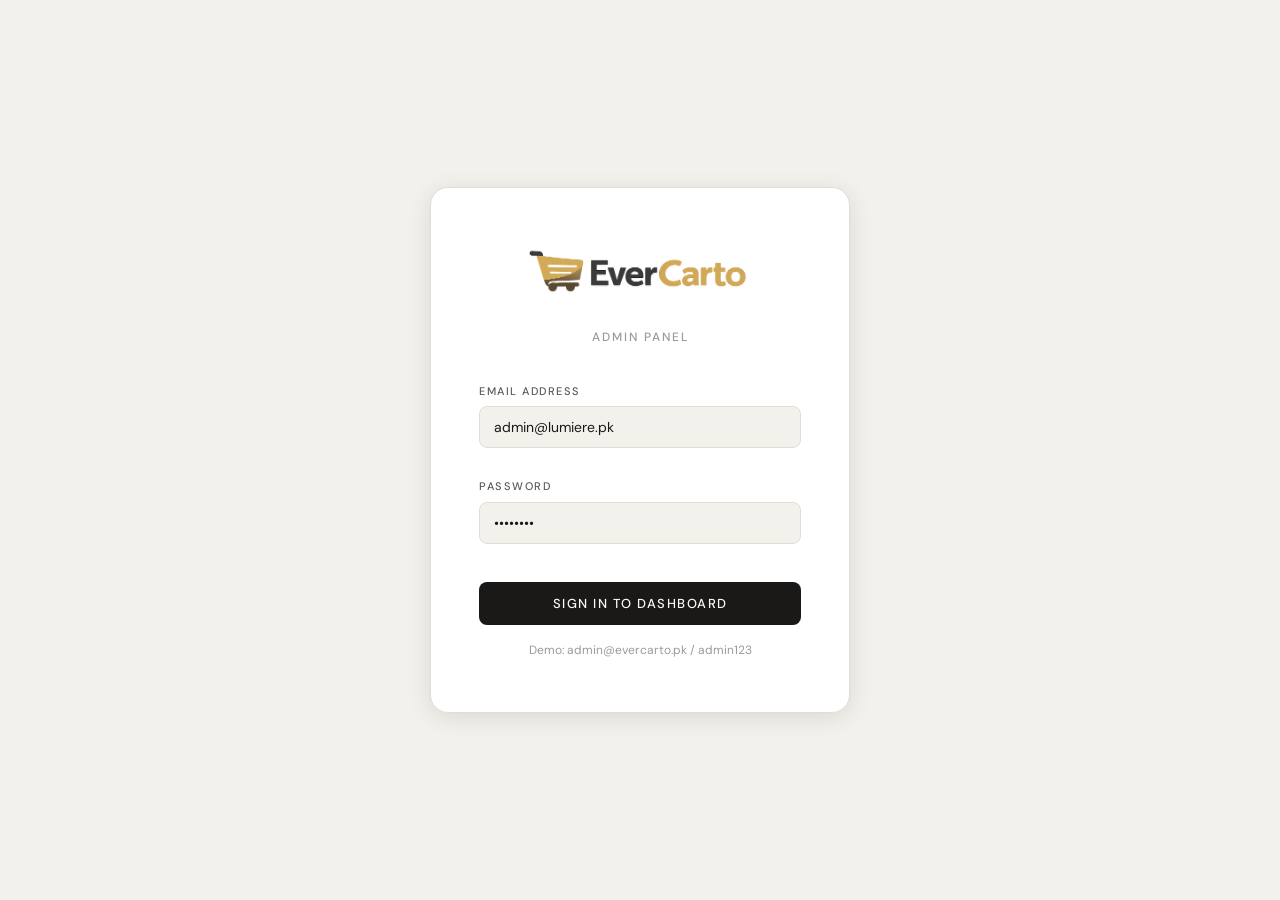
<file: admin.html>
<!DOCTYPE html>
<html lang="en">
<head>
<meta charset="UTF-8"/>
<meta name="viewport" content="width=device-width, initial-scale=1.0"/>
<title>EVERCARTO — Admin Dashboard</title>
<link rel="stylesheet" href="css/admin.css"/>
</head>
<body>

<!-- ── TOAST ── -->
<div class="toast-container" id="toastContainer"></div>

<!-- ══════════════════════════════════
     LOGIN SCREEN
══════════════════════════════════ -->
<div id="loginScreen">
  <div class="login-card">
    <div class="signin-logo">
      <div class="logo" onclick="goPage('home')">
        <img src="assets/logo.png" alt="LUMIÈRE Logo">
      </div>
    </div>
    <div class="login-sub">Admin Panel</div>
    <form class="login-form" onsubmit="handleLogin(event)">
      <div class="form-group">
        <label class="form-label">Email Address</label>
        <input class="form-input" type="email" id="loginEmail" placeholder="admin@evercarto.pk" value="admin@lumiere.pk"/>
      </div>
      <div class="form-group">
        <label class="form-label">Password</label>
        <input class="form-input" type="password" id="loginPass" placeholder="••••••••" value="admin123"/>
      </div>
      <div id="loginErr" style="font-size:12px;color:var(--danger);display:none">Invalid credentials. Use admin@lumiere.pk / admin123</div>
      <button type="submit" class="btn-primary" style="margin-top:8px">Sign In to Dashboard</button>
    </form>
    <p class="login-hint">Demo: admin@evercarto.pk / admin123</p>
  </div>
</div>

<!-- ══════════════════════════════════
     ADMIN SHELL
══════════════════════════════════ -->
<div id="adminShell">
  <div class="admin-layout">

    <!-- SIDEBAR -->
    <aside class="sidebar" id="sidebar">
      <div class="sidebar-header">
        <div class="sidebar-logo" onclick="goPage('home')">
        <img src="assets/logo.png" alt="LUMIÈRE Logo">
      </div>
        <div class="sidebar-role">Admin Dashboard</div>
      </div>
      <nav class="sidebar-nav">
        <div class="nav-section-title">Main</div>
        <div class="nav-item active" onclick="switchSection('dashboard',this)">
          <svg width="18" height="18" fill="none" stroke="currentColor" stroke-width="1.5" viewBox="0 0 24 24"><rect x="3" y="3" width="7" height="7" rx="1"/><rect x="14" y="3" width="7" height="7" rx="1"/><rect x="3" y="14" width="7" height="7" rx="1"/><rect x="14" y="14" width="7" height="7" rx="1"/></svg>
          Dashboard
        </div>
        <div class="nav-item" onclick="switchSection('analytics',this)">
          <svg width="18" height="18" fill="none" stroke="currentColor" stroke-width="1.5" viewBox="0 0 24 24"><polyline points="22 12 18 12 15 21 9 3 6 12 2 12"/></svg>
          Analytics
        </div>

        <div class="nav-section-title">Catalogue</div>
        <div class="nav-item" onclick="switchSection('products',this)">
          <svg width="18" height="18" fill="none" stroke="currentColor" stroke-width="1.5" viewBox="0 0 24 24"><path d="M6 2 3 6v14a2 2 0 0 0 2 2h14a2 2 0 0 0 2-2V6l-3-4z"/><line x1="3" y1="6" x2="21" y2="6"/><path d="M16 10a4 4 0 0 1-8 0"/></svg>
          Products
        </div>
        <div class="nav-item" onclick="switchSection('categories',this)">
          <svg width="18" height="18" fill="none" stroke="currentColor" stroke-width="1.5" viewBox="0 0 24 24"><path d="M4 6h16M4 12h16M4 18h7"/></svg>
          Categories
        </div>
        <div class="nav-item" onclick="switchSection('coupons',this)">
          <svg width="18" height="18" fill="none" stroke="currentColor" stroke-width="1.5" viewBox="0 0 24 24"><path d="M20.59 13.41l-7.17 7.17a2 2 0 0 1-2.83 0L2 12V2h10l8.59 8.59a2 2 0 0 1 0 2.82z"/><circle cx="7" cy="7" r="1.5" fill="currentColor"/></svg>
          Coupons
        </div>

        <div class="nav-section-title">Commerce</div>
        <div class="nav-item" onclick="switchSection('orders',this)">
          <svg width="18" height="18" fill="none" stroke="currentColor" stroke-width="1.5" viewBox="0 0 24 24"><path d="M9 11l3 3L22 4"/><path d="M21 12v7a2 2 0 0 1-2 2H5a2 2 0 0 1-2-2V5a2 2 0 0 1 2-2h11"/></svg>
          Orders
          <span class="nav-badge" id="ordersNavBadge">0</span>
        </div>
        <div class="nav-item" onclick="switchSection('customers',this)">
          <svg width="18" height="18" fill="none" stroke="currentColor" stroke-width="1.5" viewBox="0 0 24 24"><path d="M17 21v-2a4 4 0 0 0-4-4H5a4 4 0 0 0-4 4v2"/><circle cx="9" cy="7" r="4"/><path d="M23 21v-2a4 4 0 0 0-3-3.87"/><path d="M16 3.13a4 4 0 0 1 0 7.75"/></svg>
          Customers
        </div>

        <div class="nav-section-title">System</div>
        <div class="nav-item" onclick="switchSection('settings',this)">
          <svg width="18" height="18" fill="none" stroke="currentColor" stroke-width="1.5" viewBox="0 0 24 24"><circle cx="12" cy="12" r="3"/><path d="M19.4 15a1.65 1.65 0 0 0 .33 1.82l.06.06a2 2 0 1 1-2.83 2.83l-.06-.06a1.65 1.65 0 0 0-1.82-.33 1.65 1.65 0 0 0-1 1.51V21a2 2 0 1 1-4 0v-.09A1.65 1.65 0 0 0 9 19.4a1.65 1.65 0 0 0-1.82.33l-.06.06a2 2 0 1 1-2.83-2.83l.06-.06A1.65 1.65 0 0 0 4.68 15a1.65 1.65 0 0 0-1.51-1H3a2 2 0 1 1 0-4h.09A1.65 1.65 0 0 0 4.6 9a1.65 1.65 0 0 0-.33-1.82l-.06-.06a2 2 0 1 1 2.83-2.83l.06.06A1.65 1.65 0 0 0 9 4.68a1.65 1.65 0 0 0 1-1.51V3a2 2 0 1 1 4 0v.09a1.65 1.65 0 0 0 1 1.51 1.65 1.65 0 0 0 1.82-.33l.06-.06a2 2 0 1 1 2.83 2.83l-.06.06A1.65 1.65 0 0 0 19.4 9a1.65 1.65 0 0 0 1.51 1H21a2 2 0 1 1 0 4h-.09a1.65 1.65 0 0 0-1.51 1z"/></svg>
          Settings
        </div>
      </nav>
      <div class="sidebar-footer">
        <div class="sidebar-user">
          <div class="user-avatar">AD</div>
          <div>
            <div class="user-name">Admin User</div>
            <div class="user-email">admin@evercarto.pk</div>
          </div>
          <button class="logout-btn icon-btn" onclick="handleLogout()" title="Logout">
            <svg width="16" height="16" fill="none" stroke="currentColor" stroke-width="1.5" viewBox="0 0 24 24"><path d="M9 21H5a2 2 0 0 1-2-2V5a2 2 0 0 1 2-2h4"/><polyline points="16 17 21 12 16 7"/><line x1="21" y1="12" x2="9" y2="12"/></svg>
          </button>
        </div>
      </div>
    </aside>

    <!-- MAIN AREA -->
    <main class="admin-main">
      <!-- Header -->
      <header class="admin-header">
        <button class="mobile-menu-btn icon-btn" onclick="toggleSidebar()">
          <svg width="20" height="20" fill="none" stroke="currentColor" stroke-width="2" viewBox="0 0 24 24"><line x1="3" y1="6" x2="21" y2="6"/><line x1="3" y1="12" x2="21" y2="12"/><line x1="3" y1="18" x2="21" y2="18"/></svg>
        </button>
        <h1 class="header-title" id="pageTitle">Dashboard</h1>
        <div class="header-actions">
          <button class="icon-btn" onclick="toggleDarkMode()" id="darkBtn" title="Toggle theme">
            <svg width="16" height="16" fill="none" stroke="currentColor" stroke-width="2" viewBox="0 0 24 24"><path d="M21 12.79A9 9 0 1 1 11.21 3 7 7 0 0 0 21 12.79z"/></svg>
          </button>
          <a href="index.html" target="_blank" class="header-store-btn">
            <svg width="14" height="14" fill="none" stroke="currentColor" stroke-width="2" viewBox="0 0 24 24"><path d="M18 13v6a2 2 0 0 1-2 2H5a2 2 0 0 1-2-2V8a2 2 0 0 1 2-2h6"/><polyline points="15 3 21 3 21 9"/><line x1="10" y1="14" x2="21" y2="3"/></svg>
            View Store
          </a>
        </div>
      </header>

      <!-- Content -->
      <div class="admin-content">

        <!-- ═══════════ DASHBOARD ═══════════ -->
        <div class="section active" id="sec-dashboard">
          <div class="stat-grid" id="dashStats"></div>
          <div class="dash-grid">
            <!-- Revenue Chart -->
            <div class="panel col-span2">
              <div class="panel-header">
                <span class="panel-title">Revenue Overview</span>
                <select class="filter-select" style="font-size:12px;padding:6px 12px" onchange="renderRevenueChart(this.value)" id="revPeriod">
                  <option value="7">Last 7 Days</option>
                  <option value="30" selected>Last 30 Days</option>
                  <option value="90">Last 3 Months</option>
                </select>
              </div>
              <div class="chart-container" id="revenueChart"></div>
            </div>
          </div>
          <div class="dash-grid">
            <!-- Recent Orders -->
            <div class="panel">
              <div class="panel-header">
                <span class="panel-title">Recent Orders</span>
                <button class="btn-outline-sm" onclick="switchSection('orders',null)">View All</button>
              </div>
              <div class="table-wrap">
                <table class="data-table" id="recentOrdersTable"></table>
              </div>
            </div>
            <!-- Top Products + Category Donut -->
            <div style="display:flex;flex-direction:column;gap:20px">
              <div class="panel">
                <div class="panel-header"><span class="panel-title">Top Products</span></div>
                <div id="topProductsList" style="padding:0 24px 16px"></div>
              </div>
              <div class="panel">
                <div class="panel-header"><span class="panel-title">By Category</span></div>
                <div class="donut-wrap" id="categoryDonut"></div>
              </div>
            </div>
          </div>
        </div>

        <!-- ═══════════ ANALYTICS ═══════════ -->
        <div class="section" id="sec-analytics">
          <div class="analytics-kpi" id="analyticsKPI"></div>
          <div class="dash-grid" style="margin-bottom:20px">
            <div class="panel col-span2">
              <div class="panel-header">
                <span class="panel-title">Sales Trend</span>
                <select class="filter-select" style="font-size:12px;padding:6px 12px" onchange="renderSalesTrend(this.value)">
                  <option value="weekly">Weekly</option>
                  <option value="monthly" selected>Monthly</option>
                </select>
              </div>
              <div class="line-chart-wrap" id="salesTrendChart"></div>
            </div>
          </div>
          <div class="dash-grid">
            <div class="panel">
              <div class="panel-header"><span class="panel-title">Category Performance</span></div>
              <div class="chart-container" id="catPerfChart"></div>
            </div>
            <div class="panel">
              <div class="panel-header"><span class="panel-title">Order Status Breakdown</span></div>
              <div class="donut-wrap" id="orderStatusDonut"></div>
            </div>
          </div>
        </div>

        <!-- ═══════════ PRODUCTS ═══════════ -->
        <div class="section" id="sec-products">
          <div class="toolbar">
            <div class="search-wrap">
              <svg width="14" height="14" viewBox="0 0 24 24" fill="none" stroke="currentColor" stroke-width="2"><circle cx="11" cy="11" r="8"/><line x1="21" y1="21" x2="16.65" y2="16.65"/></svg>
              <input class="search-input" id="prodSearch" placeholder="Search products…" oninput="renderProductsTable()"/>
            </div>
            <select class="filter-select" id="prodCatFilter" onchange="renderProductsTable()">
              <option value="">All Categories</option>
            </select>
            <select class="filter-select" id="prodStockFilter" onchange="renderProductsTable()">
              <option value="">All Stock</option>
              <option value="in">In Stock</option>
              <option value="out">Out of Stock</option>
            </select>
            <button class="btn-add" onclick="openProductModal()">
              <svg width="14" height="14" fill="none" stroke="currentColor" stroke-width="2.5" viewBox="0 0 24 24"><line x1="12" y1="5" x2="12" y2="19"/><line x1="5" y1="12" x2="19" y2="12"/></svg>
              Add Product
            </button>
          </div>
          <div class="panel" style="border-radius:0 0 var(--rad-lg) var(--rad-lg);border-top:none">
            <div class="table-wrap">
              <table class="data-table" id="productsTable">
                <thead><tr>
                  <th>Product</th><th>Category</th><th>Price</th><th>Old Price</th>
                  <th>Stock</th><th>Rating</th><th>Tag</th><th>Actions</th>
                </tr></thead>
                <tbody id="productsTbody"></tbody>
              </table>
            </div>
          </div>
        </div>

        <!-- ═══════════ CATEGORIES ═══════════ -->
        <div class="section" id="sec-categories">
          <div class="toolbar">
            <div class="search-wrap">
              <svg width="14" height="14" viewBox="0 0 24 24" fill="none" stroke="currentColor" stroke-width="2"><circle cx="11" cy="11" r="8"/><line x1="21" y1="21" x2="16.65" y2="16.65"/></svg>
              <input class="search-input" id="catSearch" placeholder="Search categories…" oninput="renderCategoriesTable()"/>
            </div>
            <button class="btn-add" onclick="openCategoryModal()">
              <svg width="14" height="14" fill="none" stroke="currentColor" stroke-width="2.5" viewBox="0 0 24 24"><line x1="12" y1="5" x2="12" y2="19"/><line x1="5" y1="12" x2="19" y2="12"/></svg>
              Add Category
            </button>
          </div>
          <div class="panel" style="border-radius:0 0 var(--rad-lg) var(--rad-lg);border-top:none">
            <div class="table-wrap">
              <table class="data-table">
                <thead><tr><th>Image</th><th>Name</th><th>Products</th><th>Status</th><th>Actions</th></tr></thead>
                <tbody id="categoriesTbody"></tbody>
              </table>
            </div>
          </div>
        </div>

        <!-- ═══════════ COUPONS ═══════════ -->
        <div class="section" id="sec-coupons">
          <div class="toolbar">
            <div class="search-wrap">
              <svg width="14" height="14" viewBox="0 0 24 24" fill="none" stroke="currentColor" stroke-width="2"><circle cx="11" cy="11" r="8"/><line x1="21" y1="21" x2="16.65" y2="16.65"/></svg>
              <input class="search-input" id="couponSearch" placeholder="Search coupons…" oninput="renderCouponsTable()"/>
            </div>
            <button class="btn-add" onclick="openCouponModal()">
              <svg width="14" height="14" fill="none" stroke="currentColor" stroke-width="2.5" viewBox="0 0 24 24"><line x1="12" y1="5" x2="12" y2="19"/><line x1="5" y1="12" x2="19" y2="12"/></svg>
              Add Coupon
            </button>
          </div>
          <div class="panel" style="border-radius:0 0 var(--rad-lg) var(--rad-lg);border-top:none">
            <div class="table-wrap">
              <table class="data-table">
                <thead><tr><th>Code</th><th>Type</th><th>Value</th><th>Min Order</th><th>Uses</th><th>Expiry</th><th>Status</th><th>Actions</th></tr></thead>
                <tbody id="couponsTbody"></tbody>
              </table>
            </div>
          </div>
        </div>

        <!-- ═══════════ ORDERS ═══════════ -->
        <div class="section" id="sec-orders">
          <div class="toolbar">
            <div class="search-wrap">
              <svg width="14" height="14" viewBox="0 0 24 24" fill="none" stroke="currentColor" stroke-width="2"><circle cx="11" cy="11" r="8"/><line x1="21" y1="21" x2="16.65" y2="16.65"/></svg>
              <input class="search-input" id="orderSearch" placeholder="Search orders…" oninput="renderOrdersTable()"/>
            </div>
            <select class="filter-select" id="orderStatusFilter" onchange="renderOrdersTable()">
              <option value="">All Status</option>
              <option value="Pending">Pending</option>
              <option value="Processing">Processing</option>
              <option value="Shipped">Shipped</option>
              <option value="Delivered">Delivered</option>
              <option value="Cancelled">Cancelled</option>
            </select>
            <button class="btn-add" onclick="seedDemoOrders()">
              <svg width="14" height="14" fill="none" stroke="currentColor" stroke-width="2" viewBox="0 0 24 24"><polyline points="1 4 1 10 7 10"/><path d="M3.51 15a9 9 0 1 0 .49-3.5"/></svg>
              Seed Demo Orders
            </button>
          </div>
          <div class="panel" style="border-radius:0 0 var(--rad-lg) var(--rad-lg);border-top:none">
            <div class="table-wrap">
              <table class="data-table">
                <thead><tr><th>Order ID</th><th>Customer</th><th>Items</th><th>Total</th><th>Payment</th><th>Status</th><th>Date</th><th>Actions</th></tr></thead>
                <tbody id="ordersTbody"></tbody>
              </table>
            </div>
          </div>
        </div>

        <!-- ═══════════ CUSTOMERS ═══════════ -->
        <div class="section" id="sec-customers">
          <div class="toolbar">
            <div class="search-wrap">
              <svg width="14" height="14" viewBox="0 0 24 24" fill="none" stroke="currentColor" stroke-width="2"><circle cx="11" cy="11" r="8"/><line x1="21" y1="21" x2="16.65" y2="16.65"/></svg>
              <input class="search-input" id="custSearch" placeholder="Search customers…" oninput="renderCustomersTable()"/>
            </div>
            <select class="filter-select" id="custCityFilter" onchange="renderCustomersTable()">
              <option value="">All Cities</option>
              <option>Lahore</option><option>Karachi</option><option>Islamabad</option>
              <option>Faisalabad</option><option>Multan</option>
            </select>
          </div>
          <div class="panel" style="border-radius:0 0 var(--rad-lg) var(--rad-lg);border-top:none">
            <div class="table-wrap">
              <table class="data-table">
                <thead><tr><th>Customer</th><th>Email</th><th>City</th><th>Orders</th><th>Total Spent</th><th>Joined</th><th>Actions</th></tr></thead>
                <tbody id="customersTbody"></tbody>
              </table>
            </div>
          </div>
        </div>

        <!-- ═══════════ SETTINGS ═══════════ -->
        <div class="section" id="sec-settings">
          <div class="settings-grid">
            <div class="settings-nav">
              <div class="settings-nav-item active" onclick="switchSettingsTab('store',this)">Store Settings</div>
              <div class="settings-nav-item" onclick="switchSettingsTab('appearance',this)">Appearance</div>
              <div class="settings-nav-item" onclick="switchSettingsTab('notifications',this)">Notifications</div>
              <div class="settings-nav-item" onclick="switchSettingsTab('account',this)">Admin Account</div>
            </div>
            <div id="settingsContent"></div>
          </div>
        </div>

      </div><!-- /admin-content -->
    </main>
  </div>
</div>

<!-- ── MODALS ── -->
<div id="modalBg" class="modal-bg" style="display:none" onclick="closeModal(event)">
  <div class="modal-box" id="modalBox" onclick="event.stopPropagation()"></div>
</div>

<script src="js/admin.js"></script>
</body>
</html>
</file>
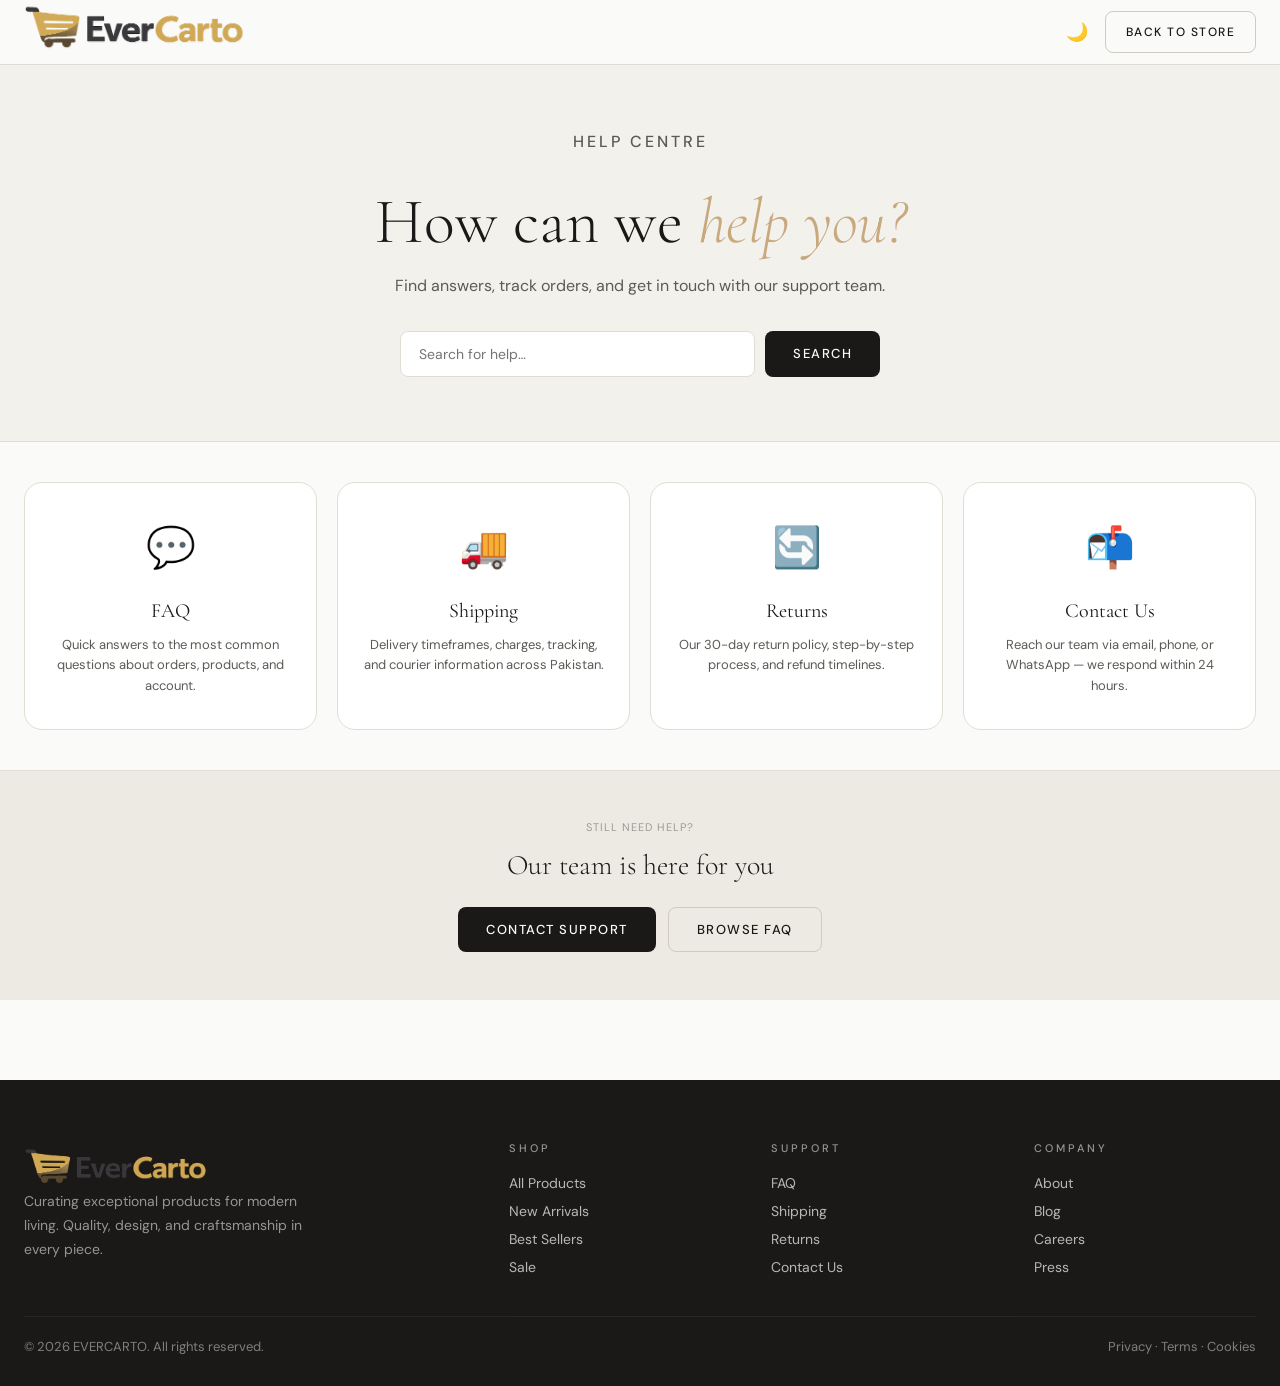
<file: support_pages.html>
<!DOCTYPE html>
<html lang="en">
<head>
<meta charset="UTF-8"/>
<meta name="viewport" content="width=device-width, initial-scale=1.0"/>
<title>Evercarto — Support</title>
<link href="https://fonts.googleapis.com/css2?family=Cormorant+Garamond:ital,wght@0,300;0,400;0,500;1,300;1,400&family=DM+Sans:wght@300;400;500&display=swap" rel="stylesheet"/>
<link rel="stylesheet" href="css/footer.css">
</head>
<body>

<div class="toast-container" id="toastContainer"></div>

<nav>
  <div class="nav-inner">
    <div class="logo" style="cursor:pointer" onclick="window.location.href='index.html'">
      <img src="assets/logo.png" alt="LUMIÈRE Logo">
    </div>
    <div class="nav-right">
      <button class="icon-btn" onclick="toggleDark()" id="darkBtn" title="Toggle theme">🌙</button>
      <button class="btn-outline" style="padding:12px 20px;font-size:12px" onclick="window.location.href='index.html'">Back to Store
   </button>
    </div>
  </div>
</nav>

<!-- SUPPORT HUB -->
<div class="page" id="page-hub">
  <div class="support-hero">
    <div class="container">
      <p class="section-label" style="text-align:center">Help Centre</p>
      <h1>How can we <em>help you?</em></h1>
      <p>Find answers, track orders, and get in touch with our support team.</p>
      <div class="search-support">
        <input type="text" id="hubSearch" placeholder="Search for help…" oninput="hubSearchFilter(this.value)"/>
        <button class="btn-primary" onclick="hubSearchFilter(document.getElementById('hubSearch').value)">Search</button>
      </div>
    </div>
  </div>
  <div class="support-cards" id="supportCards">
    <div class="support-card" onclick="goPage('faq')">
      <div class="support-card-icon">💬</div>
      <div class="support-card-title">FAQ</div>
      <div class="support-card-desc">Quick answers to the most common questions about orders, products, and account.</div>
    </div>
    <div class="support-card" onclick="goPage('shipping')">
      <div class="support-card-icon">🚚</div>
      <div class="support-card-title">Shipping</div>
      <div class="support-card-desc">Delivery timeframes, charges, tracking, and courier information across Pakistan.</div>
    </div>
    <div class="support-card" onclick="goPage('returns')">
      <div class="support-card-icon">🔄</div>
      <div class="support-card-title">Returns</div>
      <div class="support-card-desc">Our 30-day return policy, step-by-step process, and refund timelines.</div>
    </div>
    <div class="support-card" onclick="goPage('contact')">
      <div class="support-card-icon">📬</div>
      <div class="support-card-title">Contact Us</div>
      <div class="support-card-desc">Reach our team via email, phone, or WhatsApp — we respond within 24 hours.</div>
    </div>
  </div>
  <div style="background:var(--bg3);border-top:1px solid var(--border);padding:48px 24px;text-align:center">
    <div class="container">
      <p style="font-size:14px;color:var(--txt3);margin-bottom:6px;letter-spacing:1px;text-transform:uppercase;font-size:11px">Still need help?</p>
      <p style="font-family:'Cormorant Garamond',serif;font-size:28px;font-weight:300;margin-bottom:20px">Our team is here for you</p>
      <div style="display:flex;gap:12px;justify-content:center;flex-wrap:wrap">
        <button class="btn-primary" onclick="goPage('contact')">Contact Support</button>
        <button class="btn-outline" onclick="goPage('faq')">Browse FAQ</button>
      </div>
    </div>
  </div>
</div>

<!-- FAQ PAGE -->
<div class="page" id="page-faq">
  <div class="container">
    <div class="breadcrumb">
      <button onclick="goPage('hub')">Support</button>
      <span class="breadcrumb-sep">›</span>
      <span style="color:var(--txt)">FAQ</span>
    </div>
    <div class="content-layout">
      <aside class="content-sidebar">
        <div class="sidebar-title">On this page</div>
        <div class="sidebar-links">
          <button class="sidebar-link active" onclick="scrollToSection('faq-orders',this)">Orders</button>
          <button class="sidebar-link" onclick="scrollToSection('faq-shipping',this)">Shipping</button>
          <button class="sidebar-link" onclick="scrollToSection('faq-returns',this)">Returns</button>
          <button class="sidebar-link" onclick="scrollToSection('faq-payment',this)">Payment</button>
          <button class="sidebar-link" onclick="scrollToSection('faq-account',this)">Account</button>
          <button class="sidebar-link" onclick="scrollToSection('faq-products',this)">Products</button>
        </div>
      </aside>
      <div class="content-body">
        

        <div id="faq-orders">
          <div class="faq-category-title" style="margin-top:0">Orders</div>
          <div id="faqList"></div>
        </div>
      </div>
    </div>
  </div>
</div>

<!-- SHIPPING PAGE -->
<div class="page" id="page-shipping">
  <div class="container">
    <div class="breadcrumb">
      <button onclick="goPage('hub')">Support</button>
      <span class="breadcrumb-sep">›</span>
      <span style="color:var(--txt)">Shipping</span>
    </div>
    <div class="content-layout">
      <aside class="content-sidebar">
        <div class="sidebar-title">On this page</div>
        <div class="sidebar-links">
          <button class="sidebar-link active" onclick="scrollToSection('ship-overview',this)">Overview</button>
          <button class="sidebar-link" onclick="scrollToSection('ship-rates',this)">Rates & Times</button>
          <button class="sidebar-link" onclick="scrollToSection('ship-tracking',this)">Tracking</button>
          <button class="sidebar-link" onclick="scrollToSection('ship-areas',this)">Service Areas</button>
          <button class="sidebar-link" onclick="scrollToSection('ship-issues',this)">Issues</button>
        </div>
      </aside>
      <div class="content-body">
        <p class="section-label">Shipping Information</p>
        <h1 class="content-h1" style="margin-bottom:6px">Delivery & Shipping</h1>
        <p class="content-p" style="margin-bottom:32px;font-size:16px">We ship to all major cities and towns across Pakistan. Orders are processed within 1–2 business days.</p>

        <div class="info-card">
          <div class="info-card-icon">🎉</div>
          <div>
            <div class="info-card-title">Free Shipping on All Orders</div>
            <div class="info-card-text">EVERCARTO offers free standard shipping on every order, no minimum required. We believe great products should reach you without any extra cost.</div>
          </div>
        </div>

        <div class="content-section" id="ship-overview">
          <h2 class="content-h2">How It Works</h2>
          <div class="steps">
            <div class="step"><div class="step-num">1</div><div class="step-body"><div class="step-title">Place Your Order</div><div class="step-text">Once your payment is confirmed, you'll receive an order confirmation email with your order number within a few minutes.</div></div></div>
            <div class="step"><div class="step-num">2</div><div class="step-body"><div class="step-title">Processing</div><div class="step-text">Our team carefully packs and quality-checks your items within 1–2 business days. You'll receive a dispatch notification once your order leaves our warehouse.</div></div></div>
            <div class="step"><div class="step-num">3</div><div class="step-body"><div class="step-title">In Transit</div><div class="step-text">Your order is handed to our courier partner. You'll receive a tracking number via SMS and email to follow your delivery in real time.</div></div></div>
            <div class="step"><div class="step-num">4</div><div class="step-body"><div class="step-title">Delivered</div><div class="step-text">Your order arrives at your doorstep. Our courier will attempt delivery twice before returning to the nearest hub for collection.</div></div></div>
          </div>
        </div>

        <div class="content-section">
  <h2 class="content-h2">Delivery Rates & Timeframes</h2>
  
  <div class="content-table-wrapper">
    <table class="content-table">
      <thead><tr><th>Service</th><th>Coverage</th><th>Estimated Time</th><th>Cost</th></tr></thead>
      <tbody>
        <tr><td><strong>Standard</strong></td><td>All Pakistan</td><td>4–6 business days</td><td><span class="tag-pill pill-green">Free</span></td></tr>
        <tr><td><strong>Express</strong></td><td>Major cities</td><td>2–3 business days</td><td>Rs 299</td></tr>
        <tr><td><strong>Next Day</strong></td><td>Lahore, Karachi, Islamabad</td><td>Next business day</td><td>Rs 599</td></tr>
        <tr><td><strong>Same Day</strong></td><td>Lahore only</td><td>Same day (order by 12pm)</td><td>Rs 999</td></tr>
      </tbody>
    </table>
  </div> <p class="content-p" style="font-size:13px;color:var(--txt3)">Business days are Monday–Saturday, excluding public holidays.</p>
</div>

        <div class="content-divider" id="ship-tracking"></div>
        <div class="content-section">
          <h2 class="content-h2">Tracking Your Order</h2>
          <p class="content-p">Once your order is dispatched, you will receive a tracking SMS and email containing your consignment number. You can use this to track your delivery on the courier's website.</p>
          <p class="content-p">We partner with <strong>TCS, Leopards Courier, and M&P Express</strong> for nationwide delivery. The assigned courier will be shown in your dispatch confirmation.</p>
          <div class="info-card">
            <div class="info-card-icon">📱</div>
            <div>
              <div class="info-card-title">Track via WhatsApp</div>
              <div class="info-card-text">Send your order number to our WhatsApp support line at <strong>+92 300 000 0000</strong> for a real-time status update from our team.</div>
            </div>
          </div>
        </div>

        <div class="content-divider"  id="ship-areas"></div>
        <div class="content-section">
          <h2 class="content-h2">Service Areas</h2>
          <p class="content-p">We deliver to all provinces of Pakistan including Punjab, Sindh, KPK, Balochistan, AJK, and Gilgit-Baltistan. Remote areas may experience slightly longer delivery times.</p>
          <div class="content-table-wrapper">
          <table class="content-table">
            <thead><tr><th>Region</th><th>Key Cities</th><th>Standard Delivery</th></tr></thead>
            <tbody>
              <tr><td>Punjab</td><td>Lahore, Faisalabad, Multan, Rawalpindi, Sialkot</td><td>2–4 days</td></tr>
              <tr><td>Sindh</td><td>Karachi, Hyderabad, Sukkur, Larkana</td><td>3–5 days</td></tr>
              <tr><td>KPK</td><td>Peshawar, Abbottabad, Swat, Mardan</td><td>4–6 days</td></tr>
              <tr><td>Balochistan</td><td>Quetta, Gwadar, Turbat, Khuzdar</td><td>5–7 days</td></tr>
              <tr><td>Islamabad / AJK</td><td>Islamabad, Muzaffarabad, Mirpur</td><td>2–4 days</td></tr>
            </tbody>
          </table>
          </div>
        </div>

        <div class="content-divider" id="ship-issues"></div>
        <div class="content-section">
          <h2 class="content-h2">Shipping Issues</h2>
          <h3 class="content-h3">My order hasn't arrived</h3>
          <p class="content-p">If your order has exceeded the estimated delivery window, please first check your tracking number. If no movement has been recorded for 48+ hours, <button style="color:var(--accent2);font-weight:500" onclick="goPage('contact')">contact our team</button> and we will investigate with the courier.</p>
          <h3 class="content-h3">Delivery attempted while I was out</h3>
          <p class="content-p">Our couriers will attempt delivery twice. If both attempts are unsuccessful, your parcel will be held at the nearest courier hub for 5 business days. After this, it may be returned to us.</p>
          <h3 class="content-h3">My address was incorrect</h3>
          <p class="content-p">If your order has not yet been dispatched, contact us immediately and we can update your address. Once dispatched, address changes are subject to courier fees.</p>
        </div>
      </div>
    </div>
  </div>
</div>

<!-- RETURNS PAGE -->
<div class="page" id="page-returns">
  <div class="container">
    <div class="breadcrumb">
      <button onclick="goPage('hub')">Support</button>
      <span class="breadcrumb-sep">›</span>
      <span style="color:var(--txt)">Returns</span>
    </div>
    <div class="content-layout">
      <aside class="content-sidebar">
        <div class="sidebar-title">On this page</div>
        <div class="sidebar-links">
          <button class="sidebar-link active" onclick="scrollToSection('ret-policy',this)">Policy</button>
          <button class="sidebar-link" onclick="scrollToSection('ret-eligible',this)">Eligibility</button>
          <button class="sidebar-link" onclick="scrollToSection('ret-process',this)">How to Return</button>
          <button class="sidebar-link" onclick="scrollToSection('ret-refunds',this)">Refunds</button>
          <button class="sidebar-link" onclick="scrollToSection('ret-exchange',this)">Exchanges</button>
        </div>
      </aside>
      <div class="content-body">
        <p class="section-label">Returns & Refunds</p>
        <h1 class="content-h1" style="margin-bottom:6px">30-Day Return Policy</h1>
        <p class="content-p" style="margin-bottom:32px;font-size:16px">We want you to love every purchase. If something isn't right, we make returns simple.</p>

        <div class="info-card" id="ret-policy">
          <div class="info-card-icon">✅</div>
          <div>
            <div class="info-card-title">Our Promise</div>
            <div class="info-card-text">Return any item within 30 days of delivery for a full refund or exchange — no questions asked, as long as the item is in its original condition.</div>
          </div>
        </div>

        <div class="content-section" id="ret-eligible">
          <h2 class="content-h2">What Can Be Returned?</h2>
          <table class="content-table">
            <thead><tr><th>Item Type</th><th>Returnable?</th><th>Conditions</th></tr></thead>
            <tbody>
              <tr><td>Home Decor</td><td><span class="tag-pill pill-green">Yes</span></td><td>Unused, original packaging</td></tr>
              <tr><td>Clothing</td><td><span class="tag-pill pill-green">Yes</span></td><td>Unworn, tags attached</td></tr>
              <tr><td>Electronics</td><td><span class="tag-pill pill-amber">Conditional</span></td><td>Unopened box, within 7 days</td></tr>
              <tr><td>Wellness / Candles</td><td><span class="tag-pill pill-amber">Conditional</span></td><td>Unused and sealed</td></tr>
              <tr><td>Accessories</td><td><span class="tag-pill pill-green">Yes</span></td><td>Unused, original packaging</td></tr>
              <tr><td>Sale Items (50%+ off)</td><td><span class="tag-pill pill-red">No</span></td><td>Final sale, no returns</td></tr>
              <tr><td>Personalised Items</td><td><span class="tag-pill pill-red">No</span></td><td>Custom orders are final</td></tr>
            </tbody>
          </table>
        </div>

        <div class="content-divider" id="ret-process"></div>
        <div class="content-section">
          <h2 class="content-h2">How to Initiate a Return</h2>
          <div class="steps">
            <div class="step"><div class="step-num">1</div><div class="step-body"><div class="step-title">Request a Return</div><div class="step-text">Email us at <strong>returns@lumiere.pk</strong> or fill the contact form with your order number and reason for return. We'll respond within 24 hours with approval and instructions.</div></div></div>
            <div class="step"><div class="step-num">2</div><div class="step-body"><div class="step-title">Pack the Item</div><div class="step-text">Securely repack the item in its original packaging if possible. Include a note with your order number inside the parcel.</div></div></div>
            <div class="step"><div class="step-num">3</div><div class="step-body"><div class="step-title">Ship It Back</div><div class="step-text">Drop the parcel at your nearest courier hub. We'll provide a prepaid return label for defective or incorrect items. For change-of-mind returns, standard courier rates apply.</div></div></div>
            <div class="step"><div class="step-num">4</div><div class="step-body"><div class="step-title">Receive Your Refund</div><div class="step-text">Once we receive and inspect the item (1–2 business days), your refund will be processed to the original payment method within 5–7 business days.</div></div></div>
          </div>
        </div>

        <div class="content-divider" id="ret-refunds"></div>
        <div class="content-section">
          <h2 class="content-h2">Refund Timelines</h2>
          <table class="content-table">
            <thead><tr><th>Payment Method</th><th>Refund To</th><th>Timeline</th></tr></thead>
            <tbody>
              <tr><td>Credit / Debit Card</td><td>Original card</td><td>5–7 business days</td></tr>
              <tr><td>JazzCash</td><td>JazzCash wallet</td><td>1–2 business days</td></tr>
              <tr><td>EasyPaisa</td><td>EasyPaisa wallet</td><td>1–2 business days</td></tr>
              <tr><td>Cash on Delivery</td><td>Bank transfer or wallet</td><td>3–5 business days</td></tr>
            </tbody>
          </table>
          <p class="content-p" style="font-size:13px;color:var(--txt3)">Original shipping charges (if any) are non-refundable unless the return is due to our error.</p>
        </div>

        <div class="content-divider" id="ret-exchange"></div>
        <div class="content-section">
          <h2 class="content-h2">Exchanges</h2>
          <p class="content-p">We offer free size or colour exchanges on clothing and accessories within 30 days. To request an exchange, follow the same return process and indicate your preferred replacement item in your request email.</p>
          <p class="content-p">Exchanges are subject to stock availability. If your preferred option is unavailable, we will issue a full refund.</p>
          <div style="display:flex;gap:12px;flex-wrap:wrap;margin-top:24px">
            <button class="btn-primary" onclick="goPage('contact')">Start a Return</button>
            <button class="btn-outline" onclick="goPage('faq')">Read FAQ</button>
          </div>
        </div>
      </div>
    </div>
  </div>
</div>

<!-- CONTACT PAGE -->
<div class="page" id="page-contact">
  <div class="container">
    <div class="breadcrumb">
      <button onclick="goPage('hub')">Support</button>
      <span class="breadcrumb-sep">›</span>
      <span style="color:var(--txt)">Contact Us</span>
    </div>
    <div style="padding:40px 0 16px">
      <p class="section-label">Get in Touch</p>
      <h1 class="content-h1" style="margin-bottom:8px">Contact Our Team</h1>
      <p class="content-p" style="font-size:16px;max-width:520px">We're here to help. Reach out through any channel below and our support team will get back to you as quickly as possible.</p>
    </div>
    <div class="contact-grid">
      <div>
        <div class="contact-info-card" style="margin-bottom:20px">
          <div class="contact-method">
            <div class="contact-method-icon">📧</div>
            <div>
              <div class="contact-method-title">Email Support</div>
              <div class="contact-method-text">support@lumiere.pk<br/>We respond within 24 hours, Mon–Sat.</div>
            </div>
          </div>
          <div class="contact-method">
            <div class="contact-method-icon">📱</div>
            <div>
              <div class="contact-method-title">WhatsApp</div>
              <div class="contact-method-text">+92 300 000 0000<br/>Available 9am–9pm, 7 days a week.</div>
            </div>
          </div>
          <div class="contact-method">
            <div class="contact-method-icon">📞</div>
            <div>
              <div class="contact-method-title">Phone</div>
              <div class="contact-method-text">+92 42 0000 0000<br/>Mon–Fri, 10am–6pm PKT.</div>
            </div>
          </div>
          <div class="contact-method">
            <div class="contact-method-icon">📍</div>
            <div>
              <div class="contact-method-title">Head Office</div>
              <div class="contact-method-text">14 Gulberg III, Main Boulevard<br/>Lahore, Punjab 54660</div>
            </div>
          </div>
        </div>
        <div class="contact-info-card">
          <div style="font-family:'Cormorant Garamond',serif;font-size:20px;font-weight:300;margin-bottom:16px;padding-bottom:12px;border-bottom:1px solid var(--border)">Support Hours</div>
          <table style="width:100%;font-size:14px">
            <tr><td style="color:var(--txt2);padding:8px 0">Monday – Friday</td><td style="font-weight:500;text-align:right;padding:8px 0">10:00am – 6:00pm</td></tr>
            <tr><td style="color:var(--txt2);padding:8px 0;border-top:1px solid var(--border)">Saturday</td><td style="font-weight:500;text-align:right;padding:8px 0;border-top:1px solid var(--border)">11:00am – 4:00pm</td></tr>
            <tr><td style="color:var(--txt2);padding:8px 0;border-top:1px solid var(--border)">Sunday</td><td style="text-align:right;padding:8px 0;border-top:1px solid var(--border);color:var(--txt3)">WhatsApp only</td></tr>
          </table>
        </div>
      </div>
      <div class="form-card">
        <div class="form-card-title">Send Us a Message</div>
        <div class="form-group row">
          <div class="form-group" style="margin-bottom:0"><label class="form-label">First Name</label><input class="form-input" id="cFname" placeholder="Ali"/></div>
          <div class="form-group" style="margin-bottom:0"><label class="form-label">Last Name</label><input class="form-input" id="cLname" placeholder="Khan"/></div>
        </div>
        <div style="height:14px"></div>
        <div class="form-group"><label class="form-label">Email</label><input class="form-input" type="email" id="cEmail" placeholder="ali@email.com"/></div>
        <div class="form-group">
          <label class="form-label">Subject</label>
          <select class="form-input" id="cSubject">
            <option value="">Select a topic…</option>
            <option>Order Issue</option>
            <option>Shipping & Delivery</option>
            <option>Return or Exchange</option>
            <option>Product Question</option>
            <option>Payment Issue</option>
            <option>Other</option>
          </select>
        </div>
        <div class="form-group"><label class="form-label">Order Number (optional)</label><input class="form-input" placeholder="#LM2026-0000"/></div>
        <div class="form-group"><label class="form-label">Message</label><textarea class="form-input" id="cMessage" placeholder="Tell us how we can help…"></textarea></div>
        <button class="btn-primary" style="width:100%;padding:14px;font-size:13px;letter-spacing:2px;margin-top:8px" onclick="submitContact()">Send Message →</button>
      </div>
    </div>
  </div>
</div>

<footer>
  <div class="footer-inner">
    <div class="footer-grid">
      <div class="footer-brand">
        <div class="logo-footer" style="cursor:pointer" onclick="goPage('home')">
   <img src="assets/logo.png" alt="LUMIÈRE Logo" style="height:50px; object-fit:contain;">
 </div>
        <p class="footer-tagline">Curating exceptional products for modern living. Quality, design, and craftsmanship in every piece.</p>
      </div>
      <div>
        <div class="footer-col-title">Shop</div>
        <div class="footer-links"><button onclick="goToHomeSection('shop')">All Products</button><button onclick="goToHomeSection('newArrivals')">New Arrivals</button><button onclick="goToHomeSection('bestSellers')">Best Sellers</button><button>Sale</button></div>
      </div>
      <div>
        <div class="footer-col-title">Support</div>
        <div class="footer-links">
          <button onclick="goPage('faq')">FAQ</button>
          <button onclick="goPage('shipping')">Shipping</button>
          <button onclick="goPage('returns')">Returns</button>
          <button onclick="goPage('contact')">Contact Us</button>
        </div>
      </div>
      <div>
        <div class="footer-col-title">Company</div>
        <div class="footer-links">
          <button onclick="window.location.href='company_pages.html#page-about'">About</button>
          <button onclick="window.location.href='company_pages.html#page-blog'">Blog</button>
          <button onclick="window.location.href='company_pages.html#page-careers'">Careers</button>
          <button onclick="window.location.href='company_pages.html#page-press'">Press</button>
        </div>
      </div>
    </div>
    <div class="footer-bottom"><span>© 2026 EVERCARTO. All rights reserved.</span><span>Privacy · Terms · Cookies</span></div>
  </div>
</footer>

<script src="js/footer.js"></script>
</body>
</html>
</file>
<file: css/admin.css>
@import url('https://fonts.googleapis.com/css2?family=Cormorant+Garamond:ital,wght@0,300;0,400;0,500;1,300&family=DM+Sans:wght@300;400;500&display=swap');

*,*::before,*::after{box-sizing:border-box;margin:0;padding:0}
:root{
  --bg:#FAFAF8;--bg2:#F3F1EC;--bg3:#ECEAE3;--card:#FFFFFF;
  --txt:#1A1917;--txt2:#5C5A54;--txt3:#9C9A94;
  --accent:#C8A97E;--accent2:#8B6F47;--accent3:#F5F0E8;
  --border:#E2DDD4;--border2:#D0CAC0;
  --success:#3B6D11;--success-bg:#EAF3DE;
  --danger:#A32D2D;--danger-bg:#FCEBEB;
  --warning:#854F0B;--warning-bg:#FAEEDA;
  --info:#185FA5;--info-bg:#E6F1FB;
  --rad:12px;--rad-sm:8px;--rad-lg:18px;
  --shadow:0 2px 16px rgba(0,0,0,0.06);
  --shadow-md:0 4px 24px rgba(0,0,0,0.10);
  --sidebar-w:260px;
}
.dark{
  --bg:#18171A;--bg2:#211F24;--bg3:#2A282E;--card:#252328;
  --txt:#F0EDE8;--txt2:#A8A4A0;--txt3:#68655F;
  --accent:#D4B896;--accent2:#B89066;--accent3:#2E2B26;
  --border:#38353A;--border2:#4A464D;
  --success-bg:#173404;--danger-bg:#501313;--warning-bg:#412402;--info-bg:#042C53;
  --shadow:0 2px 16px rgba(0,0,0,0.3);
  --shadow-md:0 4px 24px rgba(0,0,0,0.4);
}
body{font-family:'DM Sans',sans-serif;background:var(--bg);color:var(--txt);line-height:1.6;min-height:100vh;overflow-x:hidden}
button{cursor:pointer;border:none;background:none;font-family:inherit;color:inherit}
input,select,textarea{font-family:inherit}

/* ── LOGIN ── */
#loginScreen{position:fixed;inset:0;background:var(--bg2);display:flex;align-items:center;justify-content:center;z-index:1000;padding:24px}
.login-card{background:var(--card);border:1px solid var(--border);border-radius:var(--rad-lg);padding:52px 48px;width:100%;max-width:420px;box-shadow:var(--shadow-md)}
.login-logo{font-family:'Cormorant Garamond',serif;font-size:28px;font-weight:500;letter-spacing:4px;text-align:center;margin-bottom:4px}
.login-sub{font-size:12px;letter-spacing:2px;text-transform:uppercase;color:var(--txt3);text-align:center;margin-bottom:36px;font-weight:500}
.login-form{display:flex;flex-direction:column;gap:16px}
.form-group{display:flex;flex-direction:column;gap:6px}
.form-label{font-size:11px;letter-spacing:1.5px;text-transform:uppercase;color:var(--txt2);font-weight:500}
.form-input{padding:11px 14px;border:1px solid var(--border);border-radius:var(--rad-sm);background:var(--bg2);color:var(--txt);font-size:14px;outline:none;transition:.2s;width:100%}
.form-input:focus{border-color:var(--accent);background:var(--card)}
.form-input.error{border-color:var(--danger)}
.btn-primary{padding:13px 24px;background:var(--txt);color:var(--bg);border-radius:var(--rad-sm);font-size:13px;letter-spacing:1.5px;text-transform:uppercase;font-weight:500;transition:.2s;width:100%;cursor:pointer}
.btn-primary:hover{background:var(--accent2)}
.login-hint{font-size:12px;color:var(--txt3);text-align:center;margin-top:16px}
.signin-logo {  display: flex;  justify-content: center;  align-items: center;  margin-bottom: 20px; /* space below logo */}
.logo img {  height: 60px;  object-fit: contain;  cursor: pointer;}
/* ── LAYOUT ── */
#adminShell{display:none;min-height:100vh}
.admin-layout{display:flex;min-height:100vh}

/* ── SIDEBAR ── */
.sidebar-logo {  display: flex;  justify-content: center;  align-items: center;  margin-bottom: 20px; /* space below logo */}
.sidebar-logo img {  height: 40px;  object-fit: contain;  cursor: pointer;}
.dark .sidebar {
  background: var(--bg2);   /* dark sidebar */
  color: var(--txt);        /* light text */
}
.sidebar{width:var(--sidebar-w);background:var(--txt);color:var(--bg);display:flex;flex-direction:column;position:fixed;top:0;left:0;height:100vh;z-index:200;transition:transform .3s}
.sidebar-header{padding:28px 24px 20px;border-bottom:1px solid rgba(255,255,255,.1)}
.sidebar-logo{font-family:'Cormorant Garamond',serif;font-size:22px;font-weight:500;letter-spacing:3px;opacity:.9}
.sidebar-role{font-size:11px;letter-spacing:2px;text-transform:uppercase;opacity:.4;margin-top:2px;font-weight:500;text-align: center;}
.sidebar-nav{flex:1;padding:16px 12px;overflow-y:auto}
.nav-section-title{font-size:10px;letter-spacing:2.5px;text-transform:uppercase;opacity:.4;font-weight:500;padding:16px 12px 8px}
.nav-item{display:flex;align-items:center;gap:12px;padding:10px 12px;border-radius:var(--rad-sm);font-size:14px;color:rgba(255,255,255,.65);transition:.2s;cursor:pointer;margin-bottom:2px;border:1px solid transparent}
.nav-item:hover{background:rgba(255,255,255,.08);color:rgba(255,255,255,.9)}
.nav-item.active{background:rgba(200,169,126,.18);color:var(--accent);border-color:rgba(200,169,126,.25)}
.nav-item svg{flex-shrink:0;opacity:.8}
.nav-item.active svg{opacity:1}
.nav-badge{margin-left:auto;background:var(--accent);color:#fff;font-size:10px;font-weight:500;padding:2px 7px;border-radius:10px;min-width:20px;text-align:center}
.sidebar-footer{padding:16px 12px;border-top:1px solid rgba(255,255,255,.1)}
.sidebar-user{display:flex;align-items:center;gap:10px;padding:10px 12px;border-radius:var(--rad-sm);cursor:pointer;transition:.2s}
.sidebar-user:hover{background:rgba(255,255,255,.08)}
.user-avatar{width:36px;height:36px;border-radius:50%;background:var(--accent3);color:var(--accent2);display:flex;align-items:center;justify-content:center;font-weight:500;font-size:13px;flex-shrink:0}
.user-name{font-size:13px;font-weight:500;color:rgba(255,255,255,.8);line-height:1.2}
.user-email{font-size:11px;color:rgba(255,255,255,.4)}
.logout-btn{margin-left:auto;opacity:.5;transition:.2s;flex-shrink:0}
.logout-btn:hover{opacity:1}

/* ── MAIN ── */
.admin-main{flex:1;margin-left:var(--sidebar-w);display:flex;flex-direction:column;min-height:100vh}
.admin-header{position:sticky;top:0;z-index:100;background:var(--bg);border-bottom:1px solid var(--border);padding:0 32px;height:64px;display:flex;align-items:center;gap:16px}
.header-title{font-family:'Cormorant Garamond',serif;font-size:22px;font-weight:400;flex:1}
.header-actions{display:flex;align-items:center;gap:8px}
.icon-btn{width:38px;height:38px;border-radius:50%;display:flex;align-items:center;justify-content:center;color:var(--txt2);transition:.2s;border:1px solid transparent}
.icon-btn:hover{background:var(--bg2);color:var(--txt);border-color:var(--border)}
.header-store-btn{padding:8px 18px;border:1px solid var(--border2);border-radius:var(--rad-sm);font-size:12px;letter-spacing:1px;text-transform:uppercase;color:var(--txt2);transition:.2s;display:flex;align-items:center;gap:8px}
.header-store-btn:hover{border-color:var(--accent);color:var(--accent2)}
.admin-content{flex:1;padding:32px}

/* ── SECTIONS ── */
.section{display:none}
.section.active{display:block;animation:fadeUp .3s ease}
@keyframes fadeUp{from{opacity:0;transform:translateY(8px)}to{opacity:1;transform:translateY(0)}}

/* ── STAT CARDS ── */
.stat-grid{display:grid;grid-template-columns:repeat(auto-fill,minmax(220px,1fr));gap:20px;margin-bottom:28px}
.stat-card{background:var(--card);border:1px solid var(--border);border-radius:var(--rad-lg);padding:22px 24px;transition:.2s}
.stat-card:hover{box-shadow:var(--shadow);border-color:var(--border2)}
.stat-label{font-size:11px;letter-spacing:2px;text-transform:uppercase;color:var(--txt3);font-weight:500;margin-bottom:10px}
.stat-value{font-family:'Cormorant Garamond',serif;font-size:36px;font-weight:300;color:var(--txt);line-height:1;margin-bottom:8px}
.stat-change{font-size:12px;display:flex;align-items:center;gap:4px}
.stat-up{color:var(--success)}
.stat-down{color:var(--danger)}
.stat-neutral{color:var(--txt3)}
.stat-icon{float:right;margin-top:-4px;opacity:.15}

/* ── CARDS / PANELS ── */
.panel{background:var(--card);border:1px solid var(--border);border-radius:var(--rad-lg);overflow:hidden}
.panel-header{padding:18px 24px;border-bottom:1px solid var(--border);display:flex;align-items:center;justify-content:space-between;gap:12px;flex-wrap:wrap}
.panel-title{font-family:'Cormorant Garamond',serif;font-size:20px;font-weight:400}
.panel-body{padding:0}

/* ── TABLES ── */
.data-table{width:100%;border-collapse:collapse;font-size:14px}
.data-table th{text-align:left;padding:12px 16px;background:var(--bg2);color:var(--txt2);font-size:11px;letter-spacing:1.5px;text-transform:uppercase;font-weight:500;border-bottom:1px solid var(--border);white-space:nowrap}
.data-table td{padding:14px 16px;border-bottom:1px solid var(--border);color:var(--txt2);vertical-align:middle}
.data-table tr:last-child td{border-bottom:none}
.data-table tbody tr{transition:.15s}
.data-table tbody tr:hover td{background:var(--bg2)}
.table-wrap{overflow-x:auto}
.td-product{display:flex;align-items:center;gap:12px}
.td-img{width:44px;height:44px;border-radius:var(--rad-sm);object-fit:cover;background:var(--bg2);flex-shrink:0;border:1px solid var(--border)}
.td-name{font-weight:500;color:var(--txt);font-size:14px;white-space:nowrap}
.td-sub{font-size:12px;color:var(--txt3)}

/* ── BADGES ── */
.badge{display:inline-flex;align-items:center;padding:3px 10px;border-radius:20px;font-size:11px;font-weight:500;letter-spacing:.5px;white-space:nowrap}
.badge-success{background:var(--success-bg);color:var(--success)}
.badge-danger{background:var(--danger-bg);color:var(--danger)}
.badge-warning{background:var(--warning-bg);color:var(--warning)}
.badge-info{background:var(--info-bg);color:var(--info)}
.badge-neutral{background:var(--bg2);color:var(--txt2);border:1px solid var(--border)}

/* ── TOGGLE SWITCH ── */
.toggle{position:relative;display:inline-flex;width:40px;height:22px;flex-shrink:0}
.toggle input{opacity:0;width:0;height:0;position:absolute}
.toggle-slider{position:absolute;inset:0;background:var(--bg3);border-radius:22px;cursor:pointer;transition:.25s;border:1px solid var(--border)}
.toggle input:checked+.toggle-slider{background:var(--success);border-color:var(--success)}
.toggle-slider::before{content:'';position:absolute;width:16px;height:16px;left:2px;top:2px;background:#fff;border-radius:50%;transition:.25s}
.toggle input:checked+.toggle-slider::before{transform:translateX(18px)}

/* ── ACTION BUTTONS ── */
.btn-sm{padding:6px 14px;border-radius:var(--rad-sm);font-size:12px;font-weight:500;letter-spacing:.5px;transition:.2s;cursor:pointer}
.btn-edit{background:var(--info-bg);color:var(--info);border:1px solid transparent}
.btn-edit:hover{background:var(--info);color:#fff}
.btn-del{background:var(--danger-bg);color:var(--danger);border:1px solid transparent}
.btn-del:hover{background:var(--danger);color:#fff}
.btn-view{background:var(--bg2);color:var(--txt2);border:1px solid var(--border)}
.btn-view:hover{background:var(--bg3);color:var(--txt)}
.btn-add{padding:9px 20px;background:var(--txt);color:var(--bg);border-radius:var(--rad-sm);font-size:12px;letter-spacing:1px;text-transform:uppercase;font-weight:500;transition:.2s;display:inline-flex;align-items:center;gap:6px}
.btn-add:hover{background:var(--accent2)}
.btn-outline-sm{padding:8px 16px;border:1px solid var(--border2);border-radius:var(--rad-sm);font-size:12px;color:var(--txt2);transition:.2s}
.btn-outline-sm:hover{border-color:var(--txt);color:var(--txt)}

/* ── SEARCH / FILTER BAR ── */
.toolbar{display:flex;gap:12px;align-items:center;flex-wrap:wrap;padding:16px 24px;border-bottom:1px solid var(--border)}
.search-wrap{position:relative;flex:1;min-width:180px;max-width:320px}
.search-wrap svg{position:absolute;left:11px;top:50%;transform:translateY(-50%);color:var(--txt3)}
.search-input{width:100%;padding:9px 14px 9px 36px;border:1px solid var(--border);border-radius:var(--rad-sm);background:var(--bg2);color:var(--txt);font-size:13px;outline:none;transition:.2s}
.search-input:focus{border-color:var(--accent);background:var(--card)}
.filter-select{padding:9px 14px;border:1px solid var(--border);border-radius:var(--rad-sm);background:var(--bg2);color:var(--txt);font-size:13px;outline:none;cursor:pointer}

/* ── MODAL ── */
.modal-bg{position:fixed;inset:0;background:rgba(0,0,0,.45);z-index:500;display:flex;align-items:center;justify-content:center;padding:24px;backdrop-filter:blur(4px)}
.modal-box{background:var(--card);border-radius:var(--rad-lg);width:100%;max-width:560px;max-height:88vh;overflow-y:auto;animation:fadeUp .3s ease;box-shadow:var(--shadow-md)}
.modal-head{padding:22px 24px;border-bottom:1px solid var(--border);display:flex;align-items:center;justify-content:space-between;position:sticky;top:0;background:var(--card);z-index:1}
.modal-head-title{font-family:'Cormorant Garamond',serif;font-size:22px;font-weight:400}
.modal-close{width:34px;height:34px;border-radius:50%;background:var(--bg2);display:flex;align-items:center;justify-content:center;color:var(--txt2);font-size:16px;transition:.2s}
.modal-close:hover{background:var(--bg3);color:var(--txt)}
.modal-body{padding:24px}
.modal-footer{padding:16px 24px;border-top:1px solid var(--border);display:flex;gap:10px;justify-content:flex-end;background:var(--card)}
.form-grid-2{display:grid;grid-template-columns:1fr 1fr;gap:14px}
.form-group{display:flex;flex-direction:column;gap:6px;margin-bottom:14px}
.form-group.span2{grid-column:1/-1}
.form-label{font-size:11px;letter-spacing:1.5px;text-transform:uppercase;color:var(--txt2);font-weight:500}
.form-error-msg{font-size:12px;color:var(--danger);margin-top:4px}
textarea.form-input{resize:vertical;min-height:80px}

/* ── CHARTS ── */
.chart-container{padding:20px 24px 16px;position:relative}
.chart-bars{display:flex;align-items:flex-end;gap:6px;height:160px;padding-top:20px}
.chart-bar-wrap{flex:1;display:flex;flex-direction:column;align-items:center;gap:4px;min-width:0}
.chart-bar{width:100%;background:var(--accent3);border-radius:4px 4px 0 0;transition:.4s;cursor:pointer;position:relative;border:1px solid var(--border)}
.chart-bar:hover{background:var(--accent)}
.chart-bar-val{position:absolute;top:-20px;left:50%;transform:translateX(-50%);font-size:10px;color:var(--txt2);white-space:nowrap;opacity:0;transition:.2s}
.chart-bar:hover .chart-bar-val{opacity:1}
.chart-bar-label{font-size:10px;color:var(--txt3);text-align:center;white-space:nowrap;overflow:hidden;text-overflow:ellipsis;width:100%}
.donut-wrap{display:flex;align-items:center;gap:32px;padding:20px 24px}
.donut-legend{display:flex;flex-direction:column;gap:10px;flex:1}
.legend-item{display:flex;align-items:center;gap:8px;font-size:13px;color:var(--txt2)}
.legend-dot{width:10px;height:10px;border-radius:50%;flex-shrink:0}
.legend-val{margin-left:auto;font-weight:500;color:var(--txt)}

/* ── DASHBOARD GRID ── */
.dash-grid{display:grid;grid-template-columns:1fr 1fr;gap:20px;margin-bottom:20px}
.dash-grid.three{grid-template-columns:1fr 1fr 1fr}
.col-span2{grid-column:span 2}

/* ── STATUS CHIPS ── */
.status-dot{width:7px;height:7px;border-radius:50%;display:inline-block;margin-right:5px;flex-shrink:0}
.dot-green{background:var(--success)}
.dot-amber{background:#EF9F27}
.dot-red{background:#E24B4A}
.dot-blue{background:#378ADD}
.dot-gray{background:var(--txt3)}

/* ── ORDER DETAIL IN MODAL ── */
.order-items-list{border:1px solid var(--border);border-radius:var(--rad-sm);overflow:hidden;margin:12px 0}
.order-item-row{display:flex;gap:12px;align-items:center;padding:12px 14px;border-bottom:1px solid var(--border)}
.order-item-row:last-child{border-bottom:none}
.order-item-img{width:40px;height:40px;border-radius:var(--rad-sm);object-fit:cover;background:var(--bg2);border:1px solid var(--border)}
.order-item-name{font-size:13px;font-weight:500}
.order-item-meta{font-size:12px;color:var(--txt3)}
.order-item-price{margin-left:auto;font-size:13px;font-weight:500}

/* ── ANALYTICS ── */
.analytics-kpi{display:grid;grid-template-columns:repeat(auto-fill,minmax(160px,1fr));gap:16px;margin-bottom:24px}
.kpi-card{background:var(--card);border:1px solid var(--border);border-radius:var(--rad-lg);padding:18px 20px}
.kpi-label{font-size:11px;color:var(--txt3);letter-spacing:1.5px;text-transform:uppercase;font-weight:500;margin-bottom:8px}
.kpi-val{font-family:'Cormorant Garamond',serif;font-size:28px;font-weight:300}
.line-chart-wrap{padding:20px 24px}
.line-chart{position:relative;height:180px}
svg.chart-svg{width:100%;height:100%;overflow:visible}

/* ── TOAST ── */
.toast-container{position:fixed;top:76px;right:24px;z-index:9999;display:flex;flex-direction:column;gap:8px;pointer-events:none}
.toast{padding:12px 18px;border-radius:var(--rad-sm);font-size:13px;font-weight:500;display:flex;align-items:center;gap:8px;min-width:220px;box-shadow:var(--shadow-md);pointer-events:all;animation:slideIn .3s ease}
.toast-success{background:var(--card);border:1px solid #C0DD97;color:var(--success)}
.toast-error{background:var(--card);border:1px solid #F09595;color:var(--danger)}
.toast-info{background:var(--card);border:1px solid #B5D4F4;color:var(--info)}
.toast-warning{background:var(--card);border:1px solid #FAC775;color:var(--warning)}
@keyframes slideIn{from{opacity:0;transform:translateX(20px)}to{opacity:1;transform:translateX(0)}}

/* ── EMPTY STATE ── */
.empty-row td{text-align:center;padding:48px!important;color:var(--txt3);font-size:14px}

/* ── SETTINGS ── */
.settings-grid{display:grid;grid-template-columns:240px 1fr;gap:24px}
.settings-nav{background:var(--card);border:1px solid var(--border);border-radius:var(--rad-lg);padding:12px;height:fit-content}
.settings-nav-item{padding:10px 14px;border-radius:var(--rad-sm);font-size:14px;color:var(--txt2);cursor:pointer;transition:.2s}
.settings-nav-item:hover{background:var(--bg2);color:var(--txt)}
.settings-nav-item.active{background:var(--accent3);color:var(--accent2)}
.settings-panel{background:var(--card);border:1px solid var(--border);border-radius:var(--rad-lg);padding:28px}
.settings-section{margin-bottom:32px;padding-bottom:32px;border-bottom:1px solid var(--border)}
.settings-section:last-child{margin-bottom:0;padding-bottom:0;border-bottom:none}
.settings-section-title{font-family:'Cormorant Garamond',serif;font-size:20px;font-weight:400;margin-bottom:6px}
.settings-section-desc{font-size:13px;color:var(--txt3);margin-bottom:20px}
.setting-row{display:flex;align-items:flex-start;justify-content:space-between;gap:24px;padding:14px 0;border-bottom:1px solid var(--border)}
.setting-row:last-child{border-bottom:none;padding-bottom:0}
.setting-info .setting-name{font-size:14px;font-weight:500;margin-bottom:4px}
.setting-info .setting-desc{font-size:13px;color:var(--txt3)}

/* ── COUPON TABLE ── */
.coupon-code{font-family:monospace;background:var(--bg2);padding:3px 8px;border-radius:4px;font-size:13px;border:1px solid var(--border);color:var(--txt)}

/* ── RESPONSIVE ── */
.mobile-menu-btn{display:none;width:38px;height:38px;align-items:center;justify-content:center;color:var(--txt2)}
@media(max-width:1024px){
  .sidebar{transform:translateX(-100%)}
  .sidebar.open{transform:translateX(0)}
  .admin-main{margin-left:0}
  .mobile-menu-btn{display:flex}
  .dash-grid{grid-template-columns:1fr}
  .col-span2{grid-column:span 1}
  .settings-grid{grid-template-columns:1fr}
}
@media(max-width:640px){
  .admin-content{padding:16px}
  .stat-grid{grid-template-columns:1fr 1fr}
  .form-grid-2{grid-template-columns:1fr}
  .analytics-kpi{grid-template-columns:1fr 1fr}
}
@media(max-width:400px){
  .stat-grid{grid-template-columns:1fr}
  .analytics-kpi{grid-template-columns:1fr}
}
</file>
<file: css/footer.css>
*,*::before,*::after{box-sizing:border-box;margin:0;padding:0}
:root{
--bg:#FAFAF8;--bg2:#F3F1EC;--bg3:#ECEAE3;--card:#FFFFFF;
--txt:#1A1917;--txt2:#5C5A54;--txt3:#9C9A94;
--accent:#C8A97E;--accent2:#8B6F47;--accent3:#F5F0E8;
--border:#E2DDD4;--border2:#D0CAC0;
--success:#3B6D11;--danger:#A32D2D;--info:#185FA5;
--rad:12px;--rad-sm:8px;--rad-lg:18px;
--shadow:0 2px 16px rgba(0,0,0,0.06);
}
.dark{
--bg:#18171A;--bg2:#211F24;--bg3:#2A282E;--card:#252328;
--txt:#F0EDE8;--txt2:#A8A4A0;--txt3:#68655F;
--accent:#D4B896;--accent2:#B89066;--accent3:#2E2B26;
--border:#38353A;--border2:#4A464D;
--shadow:0 2px 16px rgba(0,0,0,0.3);
}
body{font-family:'DM Sans',sans-serif;background:var(--bg);color:var(--txt);line-height:1.6;min-height:100vh;overflow-x:hidden}
button{cursor:pointer;border:none;background:none;font-family:inherit}
input,select,textarea{font-family:inherit}

nav{position:sticky;top:0;z-index:100;background:var(--bg);border-bottom:1px solid var(--border);backdrop-filter:blur(12px)}
.nav-inner{max-width:1280px;margin:0 auto;padding:0 24px;height:64px;display:flex;align-items:center;gap:16px}
.logo{font-family:'Cormorant Garamond',serif;font-size:24px;font-weight:500;letter-spacing:3px;color:var(--txt);cursor:pointer}
.nav-right{margin-left:auto;display:flex;align-items:center;gap:8px}
.icon-btn{width:40px;height:40px;border-radius:50%;display:flex;align-items:center;justify-content:center;color:var(--txt2);transition:.2s;font-size:18px}
.icon-btn:hover{background:var(--bg2);color:var(--txt)}
.logo img {height: 60px;object-fit: contain;cursor: pointer;}
/* Mobile devices */
@media (max-width: 768px) {
.logo img { height: 30px; /* smaller size for mobile */}
.btn-outline{  padding: 0px 8px !important;  font-size: 11px !important;}
.content-layout {grid-template-columns: 1fr;gap: 24px;}
.content-sidebar {position: static;display: flex;flex-wrap: wrap;gap: 8px;margin-bottom: 24px;}
.sidebar-links {flex-direction: row;width: 100%;}
.sidebar-link {flex: 1 1 auto; /* Allows buttons to grow and wrap */text-align: center;font-size: 12px;padding: 8px;}
.contact-grid {  grid-template-columns: 1fr;}
}

.page{display:none;animation:fadeUp .35s ease}
.page.active{display:block}
@keyframes fadeUp{from{opacity:0;transform:translateY(10px)}to{opacity:1;transform:translateY(0)}}
.container{max-width:1280px;margin:0 auto;padding:0 24px}
.section-label{font-size:11px;letter-spacing:3px;text-transform:uppercase;color:var(--accent);font-weight:500;margin-bottom:8px}

/* BREADCRUMB */
.breadcrumb{padding:24px 0 0;display:flex;align-items:center;gap:8px;font-size:13px;color:var(--txt3);flex-wrap:wrap}
.breadcrumb-sep{color:var(--border2)}
.breadcrumb button{color:var(--txt3);transition:.2s}
.breadcrumb button:hover{color:var(--accent)}

/* SUPPORT HUB */
.support-hero{background:var(--bg2);border-bottom:1px solid var(--border);padding:64px 24px;text-align:center}
.support-hero h1{font-family:'Cormorant Garamond',serif;font-size:clamp(36px,5vw,64px);font-weight:300;margin-bottom:16px;line-height:1.1}
.support-hero h1 em{font-style:italic;color:var(--accent)}
.support-hero p{font-size:16px;color:var(--txt2);max-width:520px;margin:0 auto 32px}
.search-support{display:flex;gap:10px;max-width:480px;margin:0 auto}
.search-support input{flex:1;padding:13px 18px;border:1px solid var(--border);border-radius:var(--rad-sm);background:var(--card);color:var(--txt);font-size:14px;outline:none;transition:.2s}
.search-support input:focus{border-color:var(--accent)}
.btn-primary{padding:13px 28px;background:var(--txt);color:var(--bg);border-radius:var(--rad-sm);font-size:13px;letter-spacing:1.5px;text-transform:uppercase;font-weight:500;transition:.2s;white-space:nowrap}
.btn-primary:hover{background:var(--accent2)}
.btn-outline{padding:13px 28px;border:1px solid var(--border2);color:var(--txt);border-radius:var(--rad-sm);font-size:13px;letter-spacing:1.5px;text-transform:uppercase;font-weight:500;transition:.2s}
.btn-outline:hover{border-color:var(--txt);background:var(--bg2)}
/* Use 1fr for mobile, and minmax for larger screens */
.support-cards {  display: grid;  grid-template-columns: repeat(auto-fit, minmax(240px, 1fr));   justify-content: center;  gap: 20px;  padding: 40px 24px;  max-width: 1280px;  margin: 0 auto;}
.support-card{background:var(--card);border:1px solid var(--border);border-radius:var(--rad-lg);padding:32px 24px;text-align:center;cursor:pointer;transition:all .2s}
.support-card:hover{border-color:var(--accent);transform:translateY(-3px);box-shadow:var(--shadow)}
.support-card-icon{font-size:40px;margin-bottom:16px}
.support-card-title{font-family:'Cormorant Garamond',serif;font-size:20px;font-weight:400;margin-bottom:8px}
.support-card-desc{font-size:13px;color:var(--txt2);line-height:1.6}
.support-card:hover .support-card-title{color:var(--accent2)}

/* CONTENT PAGES */
.content-layout{display:grid;grid-template-columns:240px 1fr;gap:48px;padding:48px 0 80px;align-items:start}
.content-sidebar{position:sticky;top:84px}
.sidebar-title{font-size:11px;letter-spacing:2.5px;text-transform:uppercase;color:var(--txt3);font-weight:500;margin-bottom:16px;padding-bottom:10px;border-bottom:1px solid var(--border)}
.sidebar-links{display:flex;flex-direction:column;gap:2px}
.sidebar-link{padding:9px 14px;border-radius:var(--rad-sm);font-size:14px;color:var(--txt2);text-align:left;transition:.2s;border:1px solid transparent}
.sidebar-link:hover{color:var(--txt);background:var(--bg2)}
.sidebar-link.active{color:var(--accent2);background:var(--accent3);border-color:var(--border)}

.content-body{}
.content-section{margin-bottom:48px}
.content-section:last-child{margin-bottom:0}
.content-h1{font-family:'Cormorant Garamond',serif;font-size:clamp(32px,4vw,48px);font-weight:300;line-height:1.15;margin-bottom:8px}
.content-h2{font-family:'Cormorant Garamond',serif;font-size:26px;font-weight:400;margin-bottom:16px;padding-top:8px}
.content-h3{font-size:16px;font-weight:500;margin-bottom:10px;color:var(--txt)}
.content-p{font-size:15px;color:var(--txt2);line-height:1.85;margin-bottom:14px}
.content-p:last-child{margin-bottom:0}
.content-divider{height:1px;background:var(--border);margin:40px 0}

/* INFO CARD */
.info-card{background:var(--accent3);border:1px solid var(--border);border-radius:var(--rad-lg);padding:24px 28px;margin-bottom:24px;display:flex;gap:16px;align-items:flex-start}
.info-card-icon{font-size:24px;flex-shrink:0;margin-top:2px}
.info-card-title{font-size:15px;font-weight:500;margin-bottom:4px;color:var(--accent2)}
.info-card-text{font-size:14px;color:var(--txt2);line-height:1.7}

/* TABLE */
.content-table {width: 100%;border-collapse: collapse;margin-bottom: 24px;font-size: 14px;display: block;overflow-x: auto;white-space: nowrap;}
.content-table th{text-align:left;padding:12px 16px;background:var(--bg2);color:var(--txt2);font-size:11px;letter-spacing:1.5px;text-transform:uppercase;font-weight:500;border-bottom:1px solid var(--border)}
.content-table td{padding:14px 16px;border-bottom:1px solid var(--border);color:var(--txt2);vertical-align:top}
.content-table tr:last-child td{border-bottom:none}
.content-table tr:hover td{background:var(--bg2)}
.tag-pill{display:inline-block;padding:3px 10px;border-radius:20px;font-size:11px;font-weight:500;letter-spacing:1px;text-transform:uppercase}
.pill-green{background:#EAF3DE;color:#3B6D11}
.pill-amber{background:#FAEEDA;color:#854F0B}
.pill-red{background:#FCEBEB;color:#A32D2D}
.dark .pill-green{background:#173404;color:#C0DD97}
.dark .pill-amber{background:#412402;color:#FAC775}
.dark .pill-red{background:#501313;color:#F09595}

/* FAQ */
.faq-item{border:1px solid var(--border);border-radius:var(--rad-lg);overflow:hidden;margin-bottom:10px;transition:.2s}
.faq-item:hover{border-color:var(--border2)}
.faq-q{width:100%;padding:18px 20px;display:flex;justify-content:space-between;align-items:center;gap:12px;text-align:left;font-size:15px;font-weight:500;color:var(--txt);transition:.2s;background:var(--card)}
.faq-q:hover{background:var(--bg2)}
.faq-q.open{background:var(--accent3);color:var(--accent2)}
.faq-icon{font-size:18px;flex-shrink:0;transition:transform .3s;color:var(--txt3)}
.faq-q.open .faq-icon{transform:rotate(45deg);color:var(--accent2)}
.faq-a{max-height:0;overflow:hidden;transition:max-height .35s ease,padding .3s}
.faq-a.open{max-height:400px}
.faq-a-inner{padding:0 20px 18px;font-size:14px;color:var(--txt2);line-height:1.8;border-top:1px solid var(--border)}
.faq-category-title{font-size:12px;letter-spacing:2px;text-transform:uppercase;color:var(--accent);font-weight:500;margin:32px 0 12px;padding-bottom:8px;border-bottom:1px solid var(--border)}

/* CONTACT FORM */
.contact-grid{display:grid;grid-template-columns:1fr 1fr;gap:40px;margin-top:32px}
.contact-info-card{background:var(--card);border:1px solid var(--border);border-radius:var(--rad-lg);padding:28px}
.contact-method{display:flex;align-items:flex-start;gap:16px;padding:20px 0;border-bottom:1px solid var(--border)}
.contact-method:last-child{border-bottom:none}
.contact-method-icon{width:44px;height:44px;border-radius:50%;background:var(--accent3);display:flex;align-items:center;justify-content:center;font-size:20px;flex-shrink:0}
.contact-method-title{font-size:14px;font-weight:500;margin-bottom:4px}
.contact-method-text{font-size:13px;color:var(--txt2);line-height:1.6}
.form-group{display:flex;flex-direction:column;gap:6px;margin-bottom:16px}
.form-group.row{display:grid;grid-template-columns:1fr 1fr;gap:14px;margin-bottom:16px}
.form-label{font-size:11px;letter-spacing:1.5px;text-transform:uppercase;color:var(--txt2);font-weight:500}
.form-input{padding:11px 14px;border:1px solid var(--border);border-radius:var(--rad-sm);background:var(--bg2);color:var(--txt);font-size:14px;outline:none;transition:.2s;width:100%}
.form-input:focus{border-color:var(--accent);background:var(--card)}
textarea.form-input{resize:vertical;min-height:120px}
.form-card{background:var(--card);border:1px solid var(--border);border-radius:var(--rad-lg);padding:32px}
.form-card-title{font-family:'Cormorant Garamond',serif;font-size:24px;font-weight:300;margin-bottom:24px;padding-bottom:16px;border-bottom:1px solid var(--border)}

/* STEPS */
.steps{display:flex;flex-direction:column;gap:0}
.step{display:flex;gap:20px;padding:24px 0;border-bottom:1px solid var(--border)}
.step:last-child{border-bottom:none}
.step-num{width:36px;height:36px;border-radius:50%;background:var(--accent3);color:var(--accent2);display:flex;align-items:center;justify-content:center;font-weight:500;font-size:14px;flex-shrink:0;margin-top:2px;border:1px solid var(--border)}
.step-body{}
.step-title{font-size:15px;font-weight:500;margin-bottom:6px}
.step-text{font-size:14px;color:var(--txt2);line-height:1.7}

/* TOAST */
.toast-container{position:fixed;top:80px;right:24px;z-index:999;display:flex;flex-direction:column;gap:8px}
.toast{padding:12px 18px;border-radius:var(--rad-sm);font-size:13px;font-weight:500;animation:slideIn .3s ease;display:flex;align-items:center;gap:8px;min-width:220px;box-shadow:var(--shadow)}
.toast-success{background:var(--card);border:1px solid #C0DD97;color:var(--success)}
.toast-info{background:var(--card);border:1px solid #B5D4F4;color:var(--info)}
@keyframes slideIn{from{opacity:0;transform:translateX(20px)}to{opacity:1;transform:translateX(0)}}

footer{background:var(--txt);color:var(--bg);padding:60px 24px 28px;margin-top:80px}
.footer-inner{max-width:1280px;margin:0 auto}
.footer-grid{display:grid;grid-template-columns:2fr 1fr 1fr 1fr;gap:40px;margin-bottom:40px}
.footer-brand .logo-f{font-family:'Cormorant Garamond',serif;font-size:28px;font-weight:300;letter-spacing:4px;color:var(--bg);margin-bottom:12px}
.footer-tagline{font-size:14px;opacity:.55;max-width:280px;line-height:1.7}
.footer-col-title{font-size:11px;letter-spacing:3px;text-transform:uppercase;opacity:.55;margin-bottom:16px;font-weight:500}
.footer-links{display:flex;flex-direction:column;gap:10px}
.footer-links button{font-size:14px;color:var(--bg);opacity:.7;text-align:left;transition:.2s}
.footer-links button:hover{opacity:1}
.footer-bottom{border-top:1px solid rgba(255,255,255,.12);padding-top:20px;display:flex;justify-content:space-between;font-size:13px;opacity:.45;flex-wrap:wrap;gap:8px}
.logo-footer { display: flex; align-items: center;}
@media (max-width: 768px) {
.logo-footer {  justify-content: center;    width: 100%;}
}
@media(max-width:900px){
  .content-layout{grid-template-columns:1fr}
  .content-sidebar{position:static;display:flex;gap:8px;flex-wrap:wrap;margin-bottom:8px}
  .sidebar-title{display:none}
  .sidebar-links{flex-direction:row;flex-wrap:wrap}
  .contact-grid{grid-template-columns:1fr}
  .footer-grid{grid-template-columns:1fr 1fr}
}
@media(max-width:560px){
  .support-cards{grid-template-columns:1fr 1fr;padding:32px 24px}
  .form-group.row{grid-template-columns:1fr}
  .footer-grid{grid-template-columns:1fr}
}
@media (max-width: 768px) {
  /* 1. Global Scale-down */
  :root {
    --rad-lg: 12px; /* Smaller corners for mobile */
  }
  
  body {
    font-size: 13px; /* Smaller base text */
  }

  .container {
    padding: 0 16px; /* Reduced side padding */
  }

  /* 2. Header & Titles */
  .content-h1 {
    font-size: 26px !important;
    margin-bottom: 4px !important;
  }
  
  .content-h2 {
    font-size: 20px !important;
  }

  .content-p {
    font-size: 14px !important;
    line-height: 1.6;
  }

  /* 3. The Navigation Buttons (Small & Scrollable) */
  .sidebar-links {
    display: flex !important;
    flex-direction: row !important;
    overflow-x: auto !important;
    gap: 6px;
    padding: 4px 0 16px;
    -webkit-overflow-scrolling: touch;
  }

  .sidebar-link {
    font-size: 12px !important; /* Smaller buttons */
    padding: 6px 12px !important;
    flex-shrink: 0;
    border-radius: 20px !important; /* Pill shape looks better when small */
    border: 1px solid var(--border) !important;
  }

  /* 4. Info Cards & Steps (Tighten Spacing) */
  .info-card {
    padding: 16px !important;
    gap: 12px;
  }

  .info-card-title { font-size: 14px; }
  .info-card-text { font-size: 13px; }

  .step {
    padding: 16px 0 !important;
    gap: 12px;
  }

  .step-num {
    width: 28px;
    height: 28px;
    font-size: 12px;
  }

  /* 5. Tables (Ensure they stay readable but compact) */
  .content-table th, .content-table td {
    padding: 10px 12px !important;
    font-size: 12px !important;
  }
}
</file>
